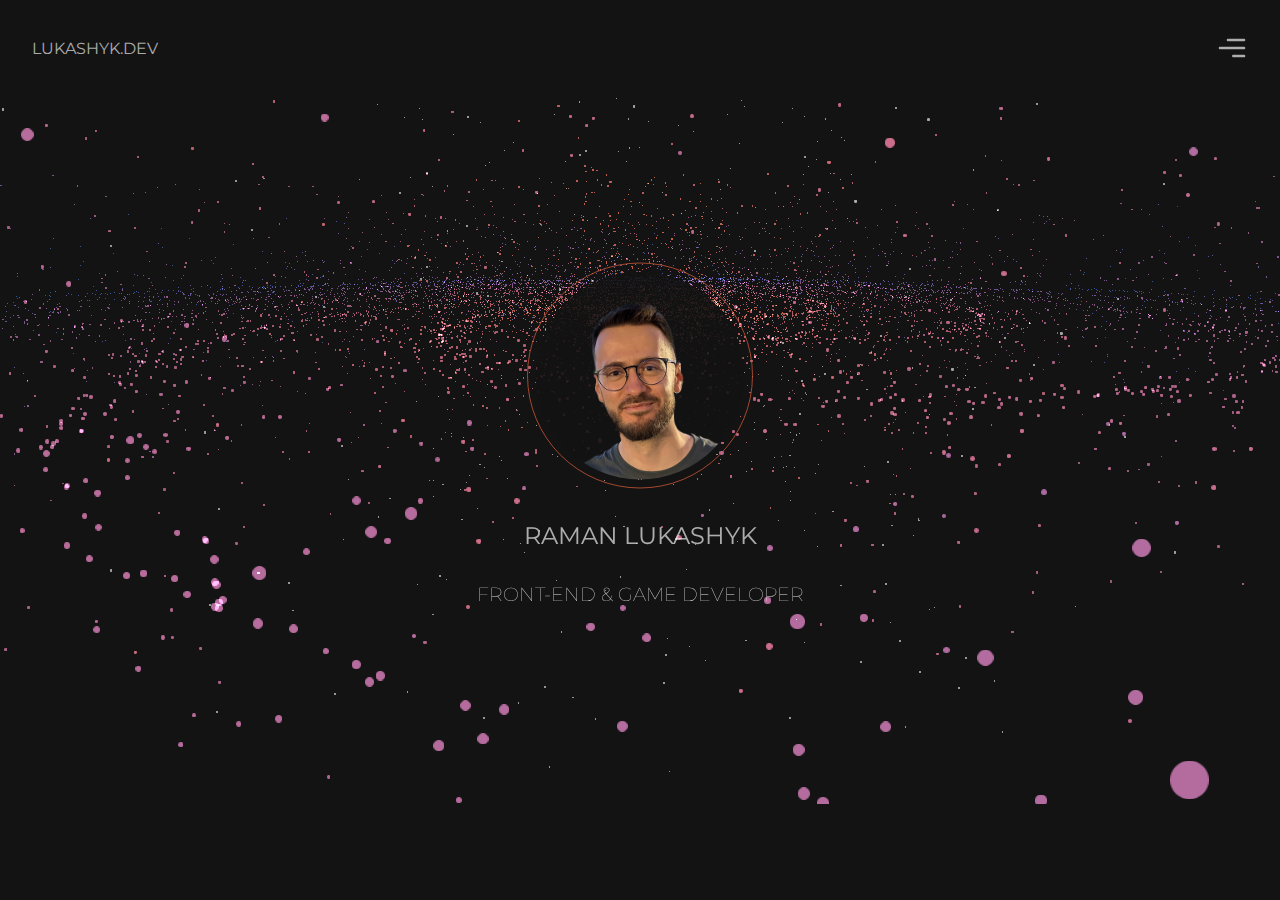
<file: index.html>
<!DOCTYPE html><html><head><meta charSet="utf-8"/><meta http-equiv="x-ua-compatible" content="ie=edge"/><meta name="viewport" content="width=device-width, initial-scale=1, shrink-to-fit=no"/><meta name="generator" content="Gatsby 5.13.3"/><meta content="Welcome to Raman Lukashyk developer page." data-gatsby-head="true"/><style data-href="/styles.e91309ea3699995d0f35.css" data-identity="gatsby-global-css">.contacts{left:0;position:absolute;text-align:center;top:50%;transform:translateY(-50%);width:100%}.contactItem a{color:inherit;margin-left:1rem;text-decoration:none}.contactItem a:hover{text-decoration:underline}.photo{border:1px solid rgba(224,96,59,.7);border-radius:50%;height:14rem;width:14rem}.image{background-image:url(/static/avatar-9d635f45855f21d5f9d7f3cdbab44fea.png);background-size:cover;border-radius:50%;height:calc(100% - 1rem);margin:.5rem;width:calc(100% - 1rem)}.presentation{text-align:center}.name{font-size:1.5rem;margin:2rem}.title{color:hsla(0,0%,94%,.9);font-size:1.2rem;font-weight:100;margin:2rem}.background{left:0;overflow:hidden;position:fixed;top:0;z-index:-1}.privacy{line-height:1.5rem;margin:0 auto;max-width:45rem;padding:6rem 2rem 1rem;text-align:justify}.privacy a{color:inherit}body,html{background-color:#131313;margin:0;padding:0}body{-webkit-font-smoothing:antialiased;-moz-osx-font-smoothing:grayscale;color:hsla(0,0%,94%,.7);font-family:Montserrat,sans-serif}.header{box-sizing:border-box;justify-content:space-between;padding:2rem;width:100%;z-index:2}.header,.navigation{align-items:center;background-color:#131313;display:flex;left:0;position:fixed;top:0}.navigation{flex-direction:column;font-size:1.5rem;height:100vh;justify-content:center;transform:translateX(100%);transition:transform .3s ease-in-out;width:100vw;will-change:transform;z-index:1}.navigation.visible{transform:translateX(0)}.menuButton{cursor:pointer;font-size:2rem}.menuButton:hover{color:hsla(0,0%,94%,.9)}.link{color:hsla(0,0%,94%,.7);cursor:pointer;text-decoration:none}.link:hover{color:hsla(0,0%,94%,.9)}.navigationLink{align-items:center;display:flex;justify-content:center;margin:1rem 0}.navigationLink:after,.navigationLink:before{background-color:hsla(0,0%,94%,.7);content:"";display:block;height:1px;margin:0 .5rem;opacity:0;transition:opacity .2s;width:1.5rem}.navigationLink:hover:after,.navigationLink:hover:before{opacity:1}.notFound{line-height:1.5rem;text-align:center}.home,.notFound{left:0;position:absolute;top:50%;transform:translateY(-50%);width:100%}.home{align-items:center;display:flex;flex-direction:column;justify-content:center}</style><link rel="preconnect" href="https://fonts.googleapis.com" crossorigin="true"/><link rel="preconnect" href="https://fonts.gstatic.com" crossorigin="true"/><link rel="stylesheet" href="https://fonts.googleapis.com/css2?family=Montserrat:wght@100;400&amp;display=swap"/><title data-gatsby-head="true">Raman Lukashyk developer page</title></head><body><div id="___gatsby"><div style="outline:none" tabindex="-1" id="gatsby-focus-wrapper"><header class="header"><a aria-current="page" class="link" href="/">LUKASHYK.DEV</a><svg xmlns="http://www.w3.org/2000/svg" width="1em" height="1em" viewBox="0 0 24 24" fill="none" class="menuButton"><path fill="currentColor" d="M22 18.005c0 .55-.446.995-.995.995h-8.01a.995.995 0 0 1 0-1.99h8.01c.55 0 .995.445.995.995ZM22 12c0 .55-.446.995-.995.995H2.995a.995.995 0 1 1 0-1.99h18.01c.55 0 .995.446.995.995ZM21.005 6.99a.995.995 0 0 0 0-1.99H8.995a.995.995 0 1 0 0 1.99h12.01Z"></path></svg></header><div class="navigation "><a aria-current="page" class="link navigationLink" href="/">HOME</a><a class="link navigationLink" href="/privacy-policy/">PRIVACY POLICY</a><a class="link navigationLink" href="/contacts/">CONTACTS</a></div><section class="home"><section class="photo"><div class="image"></div></section><section class="presentation"><p class="name">RAMAN LUKASHYK</p><p class="title">FRONT-END &amp; GAME DEVELOPER</p></section></section><canvas class="background"></canvas></div><div id="gatsby-announcer" style="position:absolute;top:0;width:1px;height:1px;padding:0;overflow:hidden;clip:rect(0, 0, 0, 0);white-space:nowrap;border:0" aria-live="assertive" aria-atomic="true"></div></div><script id="gatsby-script-loader">/*<![CDATA[*/window.pagePath="/";/*]]>*/</script><!-- slice-start id="_gatsby-scripts-1" -->
          <script
            id="gatsby-chunk-mapping"
          >
            window.___chunkMapping="{\"app\":[\"/app-fcd645d57ef4c5cee559.js\"],\"component---src-pages-404-index-tsx\":[\"/component---src-pages-404-index-tsx-6324df1353ef879394a9.js\"],\"component---src-pages-contacts-index-tsx\":[\"/component---src-pages-contacts-index-tsx-28cc14aa8bbf59ade310.js\"],\"component---src-pages-index-tsx\":[\"/component---src-pages-index-tsx-bbf7103e5787fe7bd20b.js\"],\"component---src-pages-privacy-policy-index-tsx\":[\"/component---src-pages-privacy-policy-index-tsx-7081bb58623ef6278ea0.js\"]}";
          </script>
        <script>window.___webpackCompilationHash="609f6ad82f848cd401e0";</script><script src="/webpack-runtime-03f22d0cfcae80ec517e.js" async></script><script src="/framework-ddf6c86caada5a7a1507.js" async></script><script src="/app-fcd645d57ef4c5cee559.js" async></script><!-- slice-end id="_gatsby-scripts-1" --></body></html>
</file>
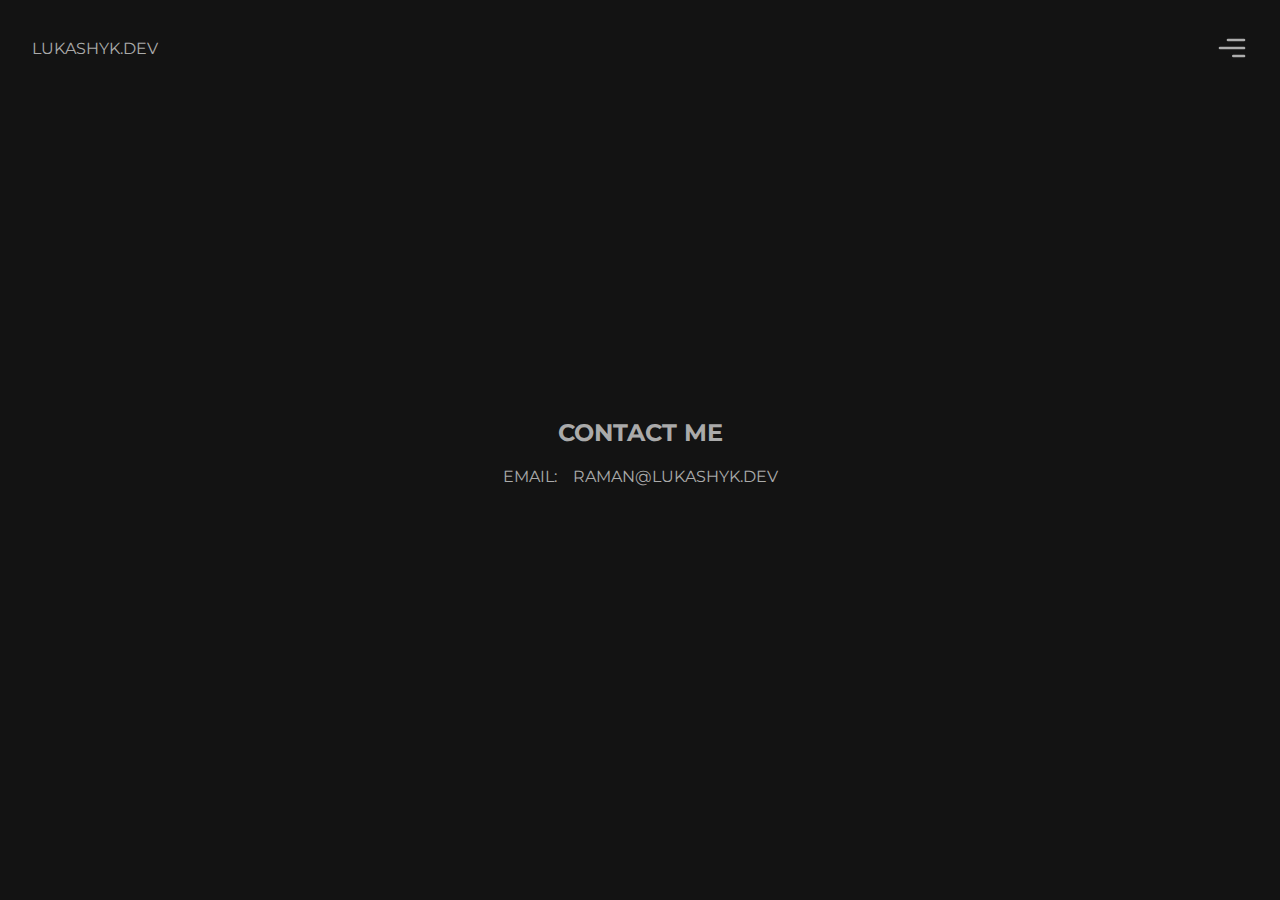
<file: contacts/index.html>
<!DOCTYPE html><html><head><meta charSet="utf-8"/><meta http-equiv="x-ua-compatible" content="ie=edge"/><meta name="viewport" content="width=device-width, initial-scale=1, shrink-to-fit=no"/><meta name="generator" content="Gatsby 5.13.3"/><meta content="This page informs visitors regarding Raman&#x27;s Lukashyk contact information." data-gatsby-head="true"/><style data-href="/styles.e91309ea3699995d0f35.css" data-identity="gatsby-global-css">.contacts{left:0;position:absolute;text-align:center;top:50%;transform:translateY(-50%);width:100%}.contactItem a{color:inherit;margin-left:1rem;text-decoration:none}.contactItem a:hover{text-decoration:underline}.photo{border:1px solid rgba(224,96,59,.7);border-radius:50%;height:14rem;width:14rem}.image{background-image:url(/static/avatar-9d635f45855f21d5f9d7f3cdbab44fea.png);background-size:cover;border-radius:50%;height:calc(100% - 1rem);margin:.5rem;width:calc(100% - 1rem)}.presentation{text-align:center}.name{font-size:1.5rem;margin:2rem}.title{color:hsla(0,0%,94%,.9);font-size:1.2rem;font-weight:100;margin:2rem}.background{left:0;overflow:hidden;position:fixed;top:0;z-index:-1}.privacy{line-height:1.5rem;margin:0 auto;max-width:45rem;padding:6rem 2rem 1rem;text-align:justify}.privacy a{color:inherit}body,html{background-color:#131313;margin:0;padding:0}body{-webkit-font-smoothing:antialiased;-moz-osx-font-smoothing:grayscale;color:hsla(0,0%,94%,.7);font-family:Montserrat,sans-serif}.header{box-sizing:border-box;justify-content:space-between;padding:2rem;width:100%;z-index:2}.header,.navigation{align-items:center;background-color:#131313;display:flex;left:0;position:fixed;top:0}.navigation{flex-direction:column;font-size:1.5rem;height:100vh;justify-content:center;transform:translateX(100%);transition:transform .3s ease-in-out;width:100vw;will-change:transform;z-index:1}.navigation.visible{transform:translateX(0)}.menuButton{cursor:pointer;font-size:2rem}.menuButton:hover{color:hsla(0,0%,94%,.9)}.link{color:hsla(0,0%,94%,.7);cursor:pointer;text-decoration:none}.link:hover{color:hsla(0,0%,94%,.9)}.navigationLink{align-items:center;display:flex;justify-content:center;margin:1rem 0}.navigationLink:after,.navigationLink:before{background-color:hsla(0,0%,94%,.7);content:"";display:block;height:1px;margin:0 .5rem;opacity:0;transition:opacity .2s;width:1.5rem}.navigationLink:hover:after,.navigationLink:hover:before{opacity:1}.notFound{line-height:1.5rem;text-align:center}.home,.notFound{left:0;position:absolute;top:50%;transform:translateY(-50%);width:100%}.home{align-items:center;display:flex;flex-direction:column;justify-content:center}</style><link rel="preconnect" href="https://fonts.googleapis.com" crossorigin="true"/><link rel="preconnect" href="https://fonts.gstatic.com" crossorigin="true"/><link rel="stylesheet" href="https://fonts.googleapis.com/css2?family=Montserrat:wght@100;400&amp;display=swap"/><title data-gatsby-head="true">Raman Lukashyk – Contacts</title></head><body><div id="___gatsby"><div style="outline:none" tabindex="-1" id="gatsby-focus-wrapper"><header class="header"><a class="link" href="/">LUKASHYK.DEV</a><svg xmlns="http://www.w3.org/2000/svg" width="1em" height="1em" viewBox="0 0 24 24" fill="none" class="menuButton"><path fill="currentColor" d="M22 18.005c0 .55-.446.995-.995.995h-8.01a.995.995 0 0 1 0-1.99h8.01c.55 0 .995.445.995.995ZM22 12c0 .55-.446.995-.995.995H2.995a.995.995 0 1 1 0-1.99h18.01c.55 0 .995.446.995.995ZM21.005 6.99a.995.995 0 0 0 0-1.99H8.995a.995.995 0 1 0 0 1.99h12.01Z"></path></svg></header><div class="navigation "><a class="link navigationLink" href="/">HOME</a><a class="link navigationLink" href="/privacy-policy/">PRIVACY POLICY</a><a aria-current="page" class="link navigationLink" href="/contacts/">CONTACTS</a></div><section class="contacts"><h2>CONTACT ME</h2><p class="contactItem">EMAIL:<a href="mailto:raman@lukashyk.dev">RAMAN@LUKASHYK.DEV</a></p></section></div><div id="gatsby-announcer" style="position:absolute;top:0;width:1px;height:1px;padding:0;overflow:hidden;clip:rect(0, 0, 0, 0);white-space:nowrap;border:0" aria-live="assertive" aria-atomic="true"></div></div><script id="gatsby-script-loader">/*<![CDATA[*/window.pagePath="/contacts/";/*]]>*/</script><!-- slice-start id="_gatsby-scripts-1" -->
          <script
            id="gatsby-chunk-mapping"
          >
            window.___chunkMapping="{\"app\":[\"/app-fcd645d57ef4c5cee559.js\"],\"component---src-pages-404-index-tsx\":[\"/component---src-pages-404-index-tsx-6324df1353ef879394a9.js\"],\"component---src-pages-contacts-index-tsx\":[\"/component---src-pages-contacts-index-tsx-28cc14aa8bbf59ade310.js\"],\"component---src-pages-index-tsx\":[\"/component---src-pages-index-tsx-bbf7103e5787fe7bd20b.js\"],\"component---src-pages-privacy-policy-index-tsx\":[\"/component---src-pages-privacy-policy-index-tsx-7081bb58623ef6278ea0.js\"]}";
          </script>
        <script>window.___webpackCompilationHash="609f6ad82f848cd401e0";</script><script src="/webpack-runtime-03f22d0cfcae80ec517e.js" async></script><script src="/framework-ddf6c86caada5a7a1507.js" async></script><script src="/app-fcd645d57ef4c5cee559.js" async></script><!-- slice-end id="_gatsby-scripts-1" --></body></html>
</file>
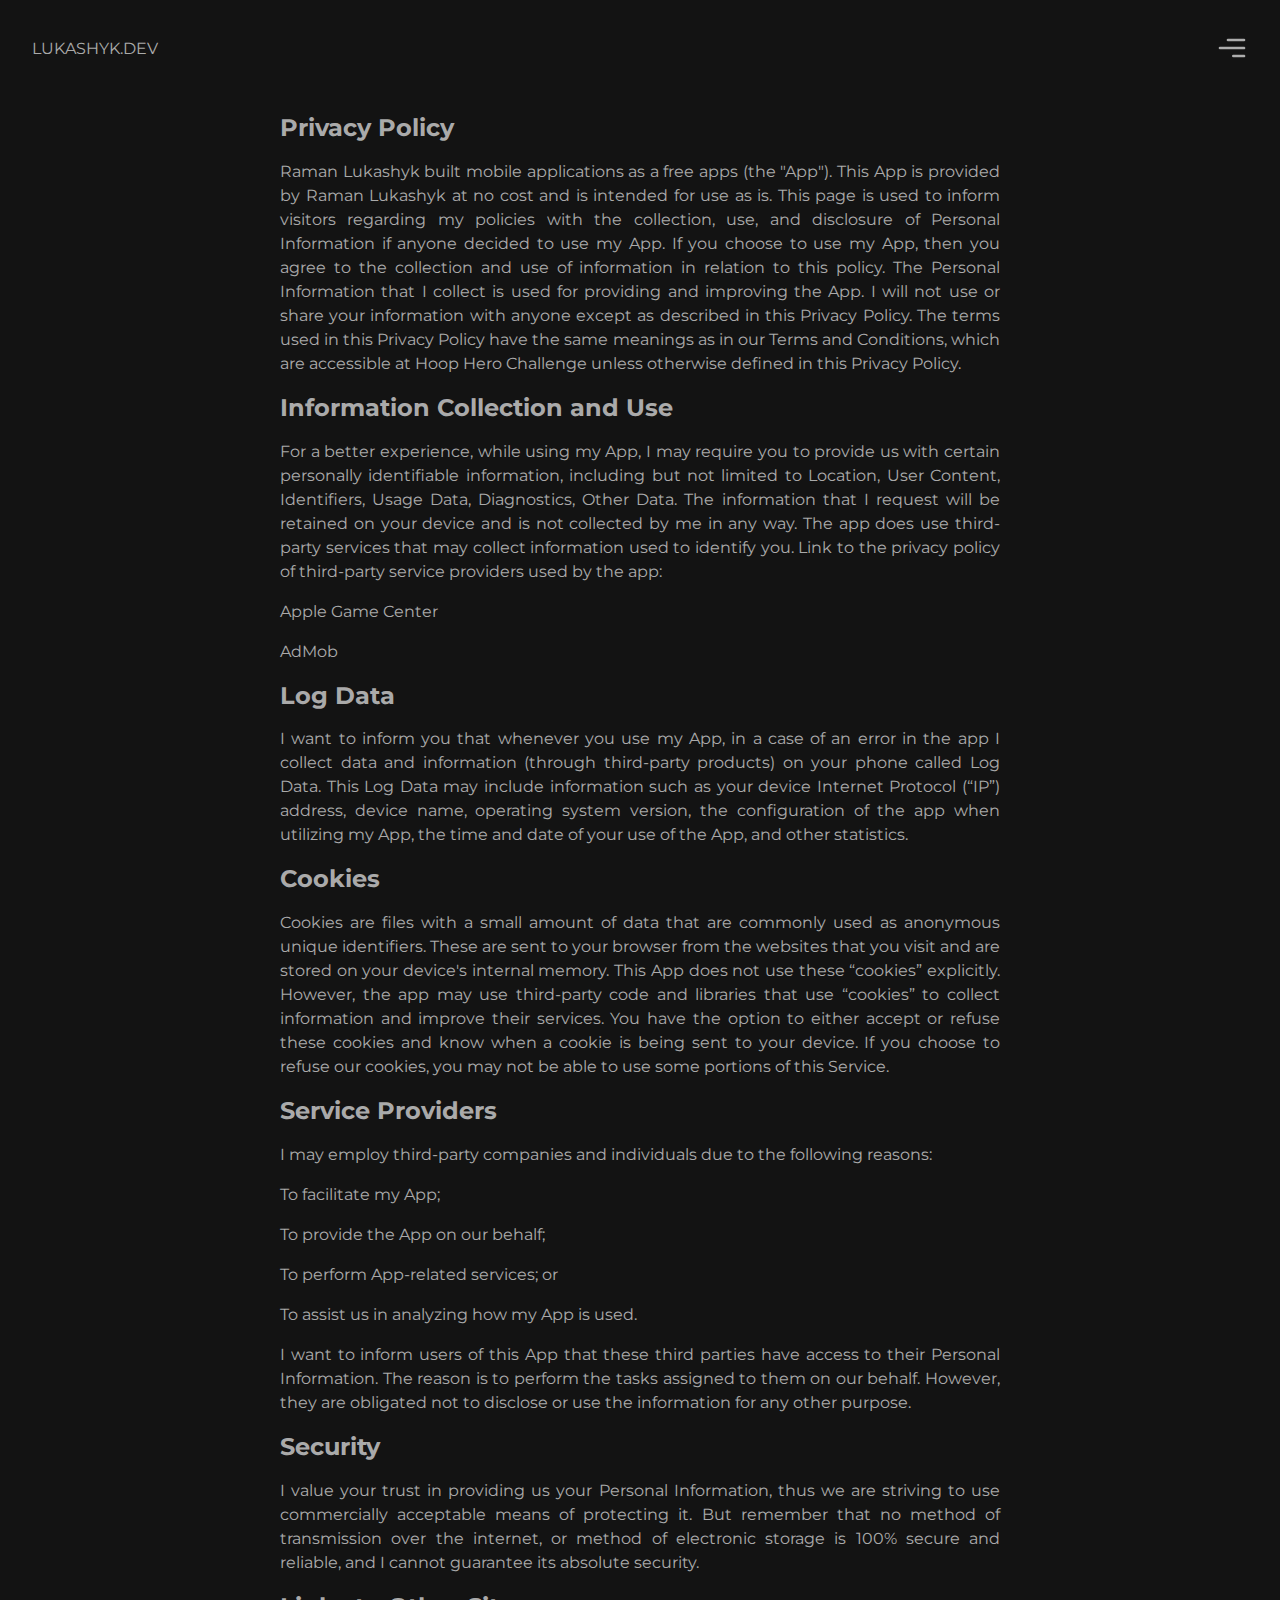
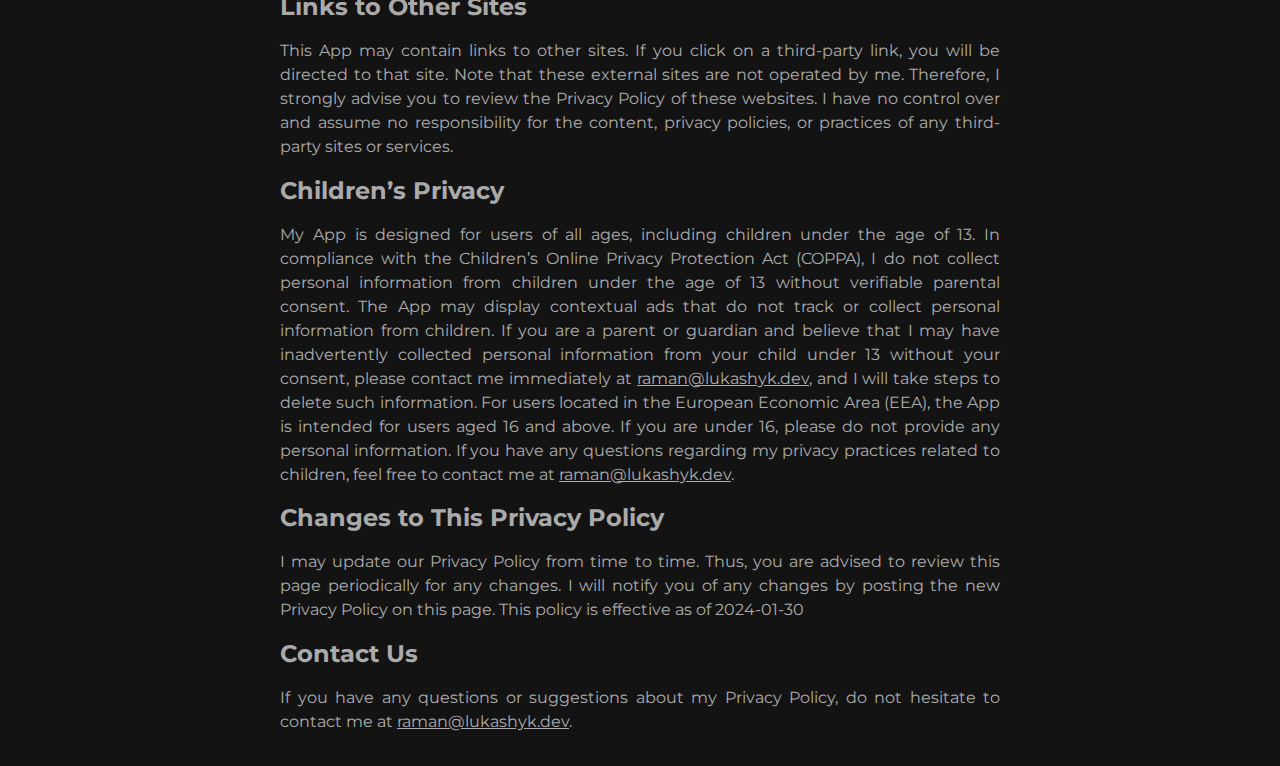
<file: privacy-policy/index.html>
<!DOCTYPE html><html><head><meta charSet="utf-8"/><meta http-equiv="x-ua-compatible" content="ie=edge"/><meta name="viewport" content="width=device-width, initial-scale=1, shrink-to-fit=no"/><meta name="generator" content="Gatsby 5.13.3"/><meta content="This page informs visitors regarding Raman&#x27;s Lukashyk policies with the collection, use, and disclosure of Personal Information if anyone decided to use Raman&#x27;s Lukashyk App." data-gatsby-head="true"/><style data-href="/styles.e91309ea3699995d0f35.css" data-identity="gatsby-global-css">.contacts{left:0;position:absolute;text-align:center;top:50%;transform:translateY(-50%);width:100%}.contactItem a{color:inherit;margin-left:1rem;text-decoration:none}.contactItem a:hover{text-decoration:underline}.photo{border:1px solid rgba(224,96,59,.7);border-radius:50%;height:14rem;width:14rem}.image{background-image:url(/static/avatar-9d635f45855f21d5f9d7f3cdbab44fea.png);background-size:cover;border-radius:50%;height:calc(100% - 1rem);margin:.5rem;width:calc(100% - 1rem)}.presentation{text-align:center}.name{font-size:1.5rem;margin:2rem}.title{color:hsla(0,0%,94%,.9);font-size:1.2rem;font-weight:100;margin:2rem}.background{left:0;overflow:hidden;position:fixed;top:0;z-index:-1}.privacy{line-height:1.5rem;margin:0 auto;max-width:45rem;padding:6rem 2rem 1rem;text-align:justify}.privacy a{color:inherit}body,html{background-color:#131313;margin:0;padding:0}body{-webkit-font-smoothing:antialiased;-moz-osx-font-smoothing:grayscale;color:hsla(0,0%,94%,.7);font-family:Montserrat,sans-serif}.header{box-sizing:border-box;justify-content:space-between;padding:2rem;width:100%;z-index:2}.header,.navigation{align-items:center;background-color:#131313;display:flex;left:0;position:fixed;top:0}.navigation{flex-direction:column;font-size:1.5rem;height:100vh;justify-content:center;transform:translateX(100%);transition:transform .3s ease-in-out;width:100vw;will-change:transform;z-index:1}.navigation.visible{transform:translateX(0)}.menuButton{cursor:pointer;font-size:2rem}.menuButton:hover{color:hsla(0,0%,94%,.9)}.link{color:hsla(0,0%,94%,.7);cursor:pointer;text-decoration:none}.link:hover{color:hsla(0,0%,94%,.9)}.navigationLink{align-items:center;display:flex;justify-content:center;margin:1rem 0}.navigationLink:after,.navigationLink:before{background-color:hsla(0,0%,94%,.7);content:"";display:block;height:1px;margin:0 .5rem;opacity:0;transition:opacity .2s;width:1.5rem}.navigationLink:hover:after,.navigationLink:hover:before{opacity:1}.notFound{line-height:1.5rem;text-align:center}.home,.notFound{left:0;position:absolute;top:50%;transform:translateY(-50%);width:100%}.home{align-items:center;display:flex;flex-direction:column;justify-content:center}</style><link rel="preconnect" href="https://fonts.googleapis.com" crossorigin="true"/><link rel="preconnect" href="https://fonts.gstatic.com" crossorigin="true"/><link rel="stylesheet" href="https://fonts.googleapis.com/css2?family=Montserrat:wght@100;400&amp;display=swap"/><title data-gatsby-head="true">Raman Lukashyk – Privacy Policy</title></head><body><div id="___gatsby"><div style="outline:none" tabindex="-1" id="gatsby-focus-wrapper"><header class="header"><a class="link" href="/">LUKASHYK.DEV</a><svg xmlns="http://www.w3.org/2000/svg" width="1em" height="1em" viewBox="0 0 24 24" fill="none" class="menuButton"><path fill="currentColor" d="M22 18.005c0 .55-.446.995-.995.995h-8.01a.995.995 0 0 1 0-1.99h8.01c.55 0 .995.445.995.995ZM22 12c0 .55-.446.995-.995.995H2.995a.995.995 0 1 1 0-1.99h18.01c.55 0 .995.446.995.995ZM21.005 6.99a.995.995 0 0 0 0-1.99H8.995a.995.995 0 1 0 0 1.99h12.01Z"></path></svg></header><div class="navigation "><a class="link navigationLink" href="/">HOME</a><a aria-current="page" class="link navigationLink" href="/privacy-policy/">PRIVACY POLICY</a><a class="link navigationLink" href="/contacts/">CONTACTS</a></div><article class="privacy"><h2>Privacy Policy</h2><p>Raman Lukashyk built mobile applications as a free apps (the &quot;App&quot;). This App is provided by Raman Lukashyk at no cost and is intended for use as is. This page is used to inform visitors regarding my policies with the collection, use, and disclosure of Personal Information if anyone decided to use my App. If you choose to use my App, then you agree to the collection and use of information in relation to this policy. The Personal Information that I collect is used for providing and improving the App. I will not use or share your information with anyone except as described in this Privacy Policy. The terms used in this Privacy Policy have the same meanings as in our Terms and Conditions, which are accessible at Hoop Hero Challenge unless otherwise defined in this Privacy Policy.</p><h2>Information Collection and Use</h2><p>For a better experience, while using my App, I may require you to provide us with certain personally identifiable information, including but not limited to Location, User Content, Identifiers, Usage Data, Diagnostics, Other Data. The information that I request will be retained on your device and is not collected by me in any way. The app does use third-party services that may collect information used to identify you. Link to the privacy policy of third-party service providers used by the app:</p><p>Apple Game Center</p><p>AdMob</p><h2>Log Data</h2><p>I want to inform you that whenever you use my App, in a case of an error in the app I collect data and information (through third-party products) on your phone called Log Data. This Log Data may include information such as your device Internet Protocol (“IP”) address, device name, operating system version, the configuration of the app when utilizing my App, the time and date of your use of the App, and other statistics.</p><h2>Cookies</h2><p>Cookies are files with a small amount of data that are commonly used as anonymous unique identifiers. These are sent to your browser from the websites that you visit and are stored on your device&#x27;s internal memory. This App does not use these “cookies” explicitly. However, the app may use third-party code and libraries that use “cookies” to collect information and improve their services. You have the option to either accept or refuse these cookies and know when a cookie is being sent to your device. If you choose to refuse our cookies, you may not be able to use some portions of this Service.</p><h2>Service Providers</h2><p>I may employ third-party companies and individuals due to the following reasons:</p><p>To facilitate my App;</p><p>To provide the App on our behalf;</p><p>To perform App-related services; or</p><p>To assist us in analyzing how my App is used.</p><p>I want to inform users of this App that these third parties have access to their Personal Information. The reason is to perform the tasks assigned to them on our behalf. However, they are obligated not to disclose or use the information for any other purpose.</p><h2>Security</h2><p>I value your trust in providing us your Personal Information, thus we are striving to use commercially acceptable means of protecting it. But remember that no method of transmission over the internet, or method of electronic storage is 100% secure and reliable, and I cannot guarantee its absolute security.</p><h2>Links to Other Sites</h2><p>This App may contain links to other sites. If you click on a third-party link, you will be directed to that site. Note that these external sites are not operated by me. Therefore, I strongly advise you to review the Privacy Policy of these websites. I have no control over and assume no responsibility for the content, privacy policies, or practices of any third-party sites or services.</p><h2>Children’s Privacy</h2><p>My App is designed for users of all ages, including children under the age of 13. In compliance with the Children’s Online Privacy Protection Act (COPPA), I do not collect personal information from children under the age of 13 without verifiable parental consent. The App may display contextual ads that do not track or collect personal information from children. If you are a parent or guardian and believe that I may have inadvertently collected personal information from your child under 13 without your consent, please contact me immediately at <a href="mailto:raman@lukashyk.dev">raman@lukashyk.dev</a>, and I will take steps to delete such information. For users located in the European Economic Area (EEA), the App is intended for users aged 16 and above. If you are under 16, please do not provide any personal information. If you have any questions regarding my privacy practices related to children, feel free to contact me at <a href="mailto:raman@lukashyk.dev">raman@lukashyk.dev</a>.</p><h2>Changes to This Privacy Policy</h2><p>I may update our Privacy Policy from time to time. Thus, you are advised to review this page periodically for any changes. I will notify you of any changes by posting the new Privacy Policy on this page. This policy is effective as of 2024-01-30</p><h2>Contact Us</h2><p>If you have any questions or suggestions about my Privacy Policy, do not hesitate to contact me at <a href="mailto:raman@lukashyk.dev">raman@lukashyk.dev</a>.</p></article></div><div id="gatsby-announcer" style="position:absolute;top:0;width:1px;height:1px;padding:0;overflow:hidden;clip:rect(0, 0, 0, 0);white-space:nowrap;border:0" aria-live="assertive" aria-atomic="true"></div></div><script id="gatsby-script-loader">/*<![CDATA[*/window.pagePath="/privacy-policy/";/*]]>*/</script><!-- slice-start id="_gatsby-scripts-1" -->
          <script
            id="gatsby-chunk-mapping"
          >
            window.___chunkMapping="{\"app\":[\"/app-fcd645d57ef4c5cee559.js\"],\"component---src-pages-404-index-tsx\":[\"/component---src-pages-404-index-tsx-6324df1353ef879394a9.js\"],\"component---src-pages-contacts-index-tsx\":[\"/component---src-pages-contacts-index-tsx-28cc14aa8bbf59ade310.js\"],\"component---src-pages-index-tsx\":[\"/component---src-pages-index-tsx-bbf7103e5787fe7bd20b.js\"],\"component---src-pages-privacy-policy-index-tsx\":[\"/component---src-pages-privacy-policy-index-tsx-7081bb58623ef6278ea0.js\"]}";
          </script>
        <script>window.___webpackCompilationHash="609f6ad82f848cd401e0";</script><script src="/webpack-runtime-03f22d0cfcae80ec517e.js" async></script><script src="/framework-ddf6c86caada5a7a1507.js" async></script><script src="/app-fcd645d57ef4c5cee559.js" async></script><!-- slice-end id="_gatsby-scripts-1" --></body></html>
</file>
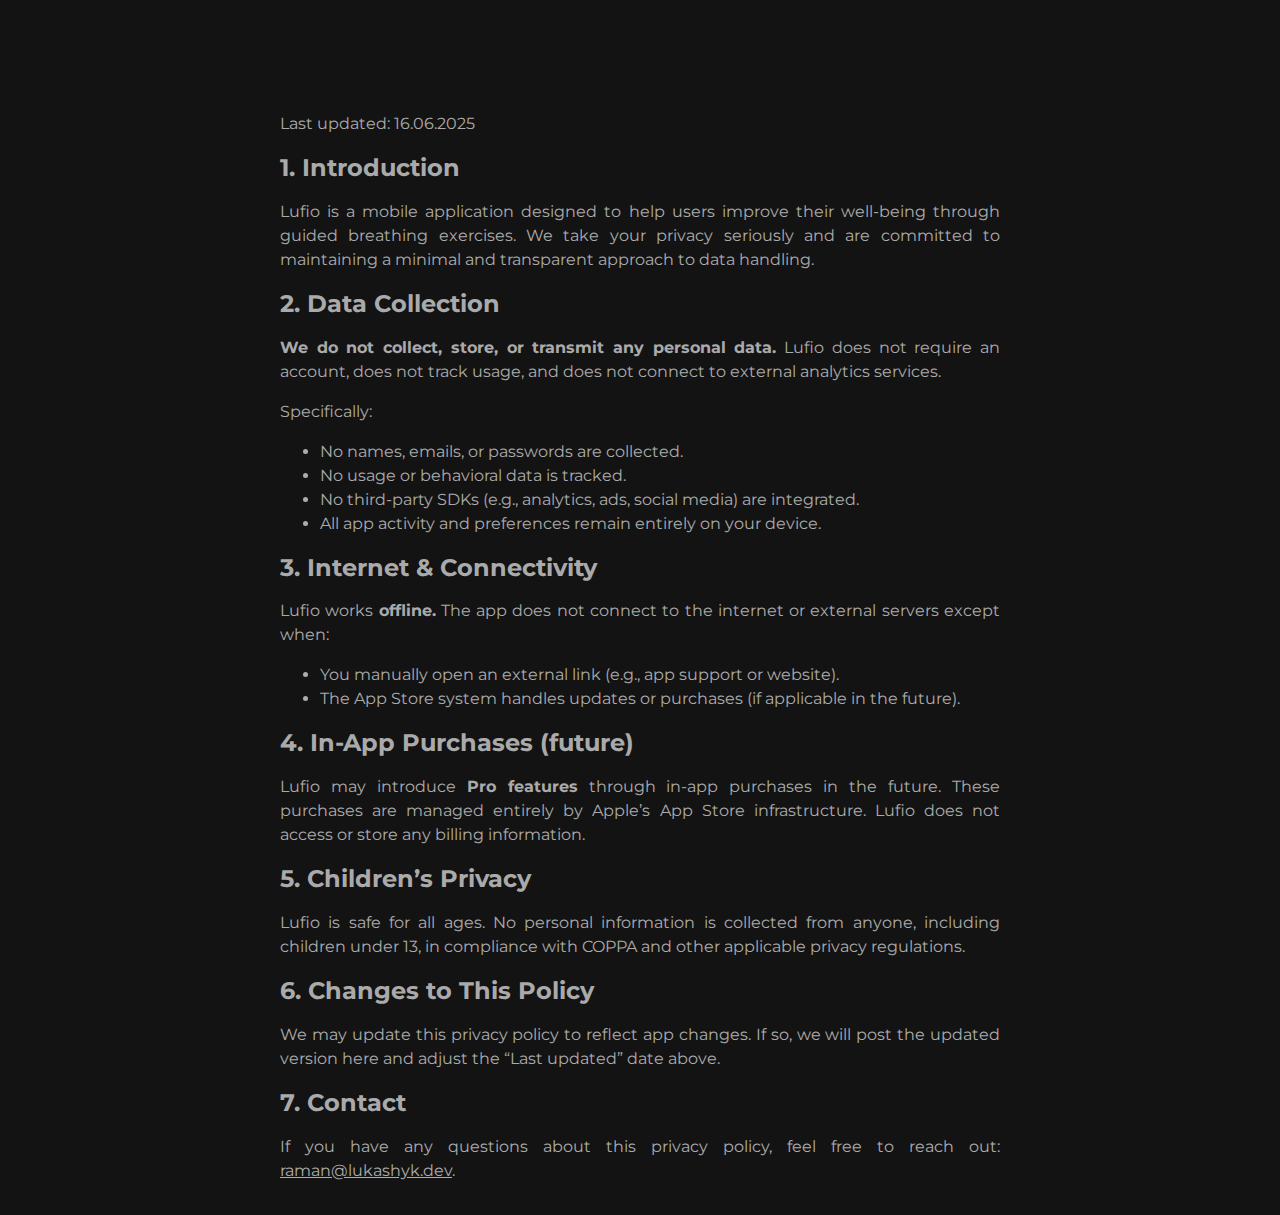
<file: lufio/privacy/index.html>
<!DOCTYPE html><html><head><meta charSet="utf-8"/><meta http-equiv="x-ua-compatible" content="ie=edge"/><meta name="viewport" content="width=device-width, initial-scale=1, shrink-to-fit=no"/><meta name="generator" content="Gatsby 5.14.4"/><meta content="This page informs visitors regarding Raman&#x27;s Lukashyk policies with the collection, use, and disclosure of Personal Information if anyone decided to use Lufio." data-gatsby-head="true"/><style data-href="/styles.26d6b2360c9484a25735.css" data-identity="gatsby-global-css">:root{--pointer-x:50%;--pointer-y:50%;--pointer-from-center:0;--pointer-from-top:0.5;--pointer-from-left:0.5;--card-opacity:0;--rotate-x:0deg;--rotate-y:0deg;--background-x:50%;--background-y:50%;--grain:none;--icon:none;--behind-gradient:none;--behind-glow-color:rgba(125,190,255,.67);--behind-glow-size:25%;--inner-gradient:none;--sunpillar-1:#ff7a75;--sunpillar-2:#ffed61;--sunpillar-3:#a8ff61;--sunpillar-4:#85fff7;--sunpillar-5:#7a95ff;--sunpillar-6:#d875ff;--sunpillar-clr-1:var(--sunpillar-1);--sunpillar-clr-2:var(--sunpillar-2);--sunpillar-clr-3:var(--sunpillar-3);--sunpillar-clr-4:var(--sunpillar-4);--sunpillar-clr-5:var(--sunpillar-5);--sunpillar-clr-6:var(--sunpillar-6);--card-radius:30px}.pc-card-wrapper{align-items:center;display:flex;justify-content:center;perspective:500px;position:relative;touch-action:none;transform:translateZ(.1px)}.pc-behind{background:radial-gradient(circle at var(--pointer-x) var(--pointer-y),var(--behind-glow-color) 0,transparent var(--behind-glow-size));filter:blur(50px) saturate(1.1);inset:0;opacity:calc(var(--card-opacity)*.8);pointer-events:none;position:absolute;transition:opacity .2s ease;z-index:0}.pc-card-wrapper.active,.pc-card-wrapper:hover{--card-opacity:1}.pc-card{animation:glow-bg 12s linear infinite;aspect-ratio:.718;backface-visibility:hidden;background:rgba(0,0,0,.9);background-blend-mode:color-dodge,normal,normal,normal;border-radius:var(--card-radius);box-shadow:rgba(0,0,0,.8) calc(var(--pointer-from-left)*10px - 3px) calc(var(--pointer-from-top)*20px - 6px) 20px -5px;display:grid;height:80svh;max-height:540px;overflow:hidden;position:relative;transform:translateZ(0) rotateX(0deg) rotateY(0deg);transition:transform 1s ease}.pc-card.active,.pc-card:hover{transform:translateZ(0) rotateX(var(--rotate-y)) rotateY(var(--rotate-x));transition:none}.pc-card-shell.entering .pc-card{transition:transform .18s ease-out}.pc-card-shell{position:relative;z-index:1}.pc-card *{border-radius:var(--card-radius);display:grid;grid-area:1/-1;pointer-events:none}.pc-inside{background-color:rgba(0,0,0,.9);background-image:var(--inner-gradient);inset:0;position:absolute;transform:none}.pc-shine{animation:holo-bg 18s linear infinite;animation-play-state:running;filter:brightness(.56) contrast(1.14) saturate(.24) opacity(.24);-webkit-mask-image:var(--icon);mask-image:var(--icon);mask-mode:luminance;-webkit-mask-position:top calc(200% - var(--background-y)*5) left calc(100% - var(--background-x));mask-position:top calc(200% - var(--background-y)*5) left calc(100% - var(--background-x));-webkit-mask-repeat:repeat;mask-repeat:repeat;-webkit-mask-size:150%;mask-size:150%;mix-blend-mode:color-dodge;opacity:.34;transition:filter .8s ease}.pc-shine,.pc-shine:after{--space:5%;--angle:-45deg;background:transparent;background-blend-mode:color,hard-light;background-image:repeating-linear-gradient(0deg,var(--sunpillar-clr-1) calc(var(--space)*1),var(--sunpillar-clr-2) calc(var(--space)*2),var(--sunpillar-clr-3) calc(var(--space)*3),var(--sunpillar-clr-4) calc(var(--space)*4),var(--sunpillar-clr-5) calc(var(--space)*5),var(--sunpillar-clr-6) calc(var(--space)*6),var(--sunpillar-clr-1) calc(var(--space)*7)),repeating-linear-gradient(var(--angle),#0e152e 0,#8fa3a3 3.8%,#8fc1c1 4.5%,#8fa3a3 5.2%,#0e152e 10%,#0e152e 12%),radial-gradient(farthest-corner circle at var(--pointer-x) var(--pointer-y),rgba(0,0,0,.1) 12%,rgba(0,0,0,.15) 20%,rgba(0,0,0,.25) 120%);background-position:50%;background-position:0 var(--background-y),var(--background-x) var(--background-y),50%;background-repeat:repeat;background-size:cover;background-size:500% 500%,300% 300%,200% 200%;overflow:hidden;transform:translateZ(1px);z-index:3}.pc-shine:after,.pc-shine:before{background-position:50%;background-size:cover;content:"";grid-area:1/1;opacity:0;transition:opacity .8s ease}.pc-card.active .pc-shine,.pc-card:hover .pc-shine{animation-play-state:paused;filter:brightness(.8) contrast(1.26) saturate(.42) opacity(.55);opacity:.7}.pc-card.active .pc-shine:after,.pc-card.active .pc-shine:before,.pc-card:hover .pc-shine:after,.pc-card:hover .pc-shine:before{opacity:.38}.pc-shine:before{background-blend-mode:color-dodge;background-image:linear-gradient(45deg,var(--sunpillar-4),var(--sunpillar-5),var(--sunpillar-6),var(--sunpillar-1),var(--sunpillar-2),var(--sunpillar-3)),radial-gradient(circle at var(--pointer-x) var(--pointer-y),#b3b3b3 0,rgba(77,77,77,.2) 90%),var(--grain);background-position:var(--pointer-x) var(--pointer-y),50%,calc(var(--pointer-x)*.01) calc(var(--pointer-y)*.01);background-size:250% 250%,100% 100%,220px 220px;filter:brightness(calc(1.2 - var(--pointer-from-center)*.18)) contrast(calc(1.08 + var(--pointer-from-center)*.4)) saturate(calc(.26 + var(--pointer-from-center)*.24));mix-blend-mode:luminosity}.pc-shine:after{background-position:0 var(--background-y),calc(var(--background-x)*.4) calc(var(--background-y)*.5),50%;background-size:200% 300%,700% 700%,100% 100%;filter:brightness(.6) contrast(1.16);mix-blend-mode:difference}.pc-glare{background-image:radial-gradient(farthest-corner circle at var(--pointer-x) var(--pointer-y),#c3bfd9 12%,rgba(46,80,107,.8) 90%);filter:brightness(.74) contrast(1.12);mix-blend-mode:overlay;opacity:.52;overflow:hidden;transform:translateZ(1.1px);z-index:4}.pc-avatar-content{backface-visibility:hidden;mix-blend-mode:luminosity;overflow:visible;transform:translateZ(2)}.pc-avatar-content .avatar{backface-visibility:hidden;bottom:-1px;left:50%;position:absolute;transform:translateX(calc(-50% + (var(--pointer-from-left) - .5)*6px)) translateZ(0) scaleY(calc(1 + (var(--pointer-from-top) - .5)*.02)) scaleX(calc(1 + (var(--pointer-from-left) - .5)*.01));transform-origin:50% 100%;transition:transform .12s ease-out;width:100%;will-change:transform}.pc-avatar-content:before{-webkit-backdrop-filter:none;backdrop-filter:none;content:"";inset:0;pointer-events:none;position:absolute;z-index:1}.pc-user-info{--ui-inset:20px;--ui-radius-bias:6px;-webkit-backdrop-filter:blur(24px);backdrop-filter:blur(24px);background:rgba(12,18,34,.72);border:1px solid hsla(0,0%,100%,.16);border-radius:calc(max(0px, var(--card-radius) - var(--ui-inset) + var(--ui-radius-bias)));bottom:var(--ui-inset);box-shadow:0 14px 28px rgba(0,0,0,.26);justify-content:space-between;left:var(--ui-inset);padding:12px 14px;pointer-events:auto;position:absolute;right:var(--ui-inset);z-index:2}.pc-user-details,.pc-user-info{align-items:center;display:flex}.pc-user-text{align-items:flex-start;display:flex}.pc-handle{color:hsla(0,0%,100%,.9);font-size:14px;font-weight:500;line-height:1}.pc-contact-btn{-webkit-backdrop-filter:blur(10px);backdrop-filter:blur(10px);background:hsla(0,0%,100%,.12);border:1px solid hsla(0,0%,100%,.1);border-radius:8px;color:hsla(0,0%,100%,.9);cursor:pointer;font-size:12px;font-weight:600;padding:12px 16px;transition:all .2s ease}.pc-contact-btn:hover{background:hsla(0,0%,100%,.18);border-color:hsla(0,0%,100%,.4);transform:translateY(-1px);transition:all .2s ease}.pc-content:not(.pc-avatar-content){max-height:100%;mix-blend-mode:luminosity;overflow:hidden;position:relative;text-align:center;transform:translate3d(calc(var(--pointer-from-left)*-6px + 3px),calc(var(--pointer-from-top)*-6px + 3px),.1px);z-index:5}.pc-details{align-items:center;box-sizing:border-box;display:flex;flex-direction:column;gap:6px;padding:0 20px;position:absolute;top:2.5em;width:100%}.pc-details h3{background-image:linear-gradient(180deg,#fff,#6f6fbe);font-size:min(4svh,2em);margin:0;max-width:100%}.pc-details h3,.pc-details p{-webkit-text-fill-color:transparent;background-clip:text;-webkit-background-clip:text;background-size:1em 1.5em;font-weight:600;white-space:nowrap}.pc-details p{background-image:linear-gradient(180deg,#fff,#4a4ac0);font-size:16px;line-height:1.1;margin:0 auto;width:min-content}@keyframes glow-bg{0%{--bgrotate:0deg}to{--bgrotate:360deg}}@keyframes holo-bg{0%{background-position:0 var(--background-y),0 0,50%}to{background-position:0 var(--background-y),90% 90%,50%}}@media (max-width:768px){.pc-card{height:70svh;max-height:450px}.pc-details{gap:4px;top:2em}.pc-details h3{font-size:min(3.4svh,2em)}.pc-details p{font-size:14px}.pc-user-info{--ui-inset:15px;padding:10px 12px}.pc-handle{font-size:13px}.pc-contact-btn{font-size:11px;padding:6px 12px}}@media (max-width:480px){.pc-card{height:60svh;max-height:380px}.pc-details{gap:3px;top:1.5em}.pc-details h3{font-size:min(3svh,1.75em)}.pc-details p{font-size:12px}.pc-user-info{--ui-inset:12px;padding:8px 10px}.pc-handle{font-size:12px}.pc-contact-btn{border-radius:50px;font-size:10px;padding:5px 10px}}@media (max-width:320px){.pc-card{height:55svh;max-height:320px}.pc-details h3{font-size:min(3svh,1.5em)}.pc-details p{font-size:11px}.pc-user-info{padding:6px 8px}.pc-handle{font-size:11px}.pc-contact-btn{border-radius:50px;font-size:9px;padding:4px 8px}}.app{flex-direction:column;min-height:calc(var(--vh, 1vh)*100)}.app,.home{align-items:center;display:flex;justify-content:center}.home{flex:1 1;flex-direction:column}.privacy{line-height:1.5rem;margin:0 auto;max-width:45rem;padding:6rem 2rem 1rem;text-align:justify}.privacy a{color:inherit}body,html{background-color:#131313;margin:0;padding:0}body{-webkit-font-smoothing:antialiased;-moz-osx-font-smoothing:grayscale;color:hsla(0,0%,94%,.7);font-family:Montserrat,sans-serif}.header{padding:15px 30px}.link{color:#f0f0f0;cursor:pointer;opacity:.7;text-decoration:none}.link:hover{opacity:.9}.notFound{left:0;line-height:1.5rem;position:absolute;text-align:center;top:50%;transform:translateY(-50%);width:100%}</style><link rel="preconnect" href="https://fonts.googleapis.com" crossorigin="true"/><link rel="preconnect" href="https://fonts.gstatic.com" crossorigin="true"/><link rel="stylesheet" href="https://fonts.googleapis.com/css2?family=Montserrat:wght@100;400&amp;display=swap"/><title data-gatsby-head="true">Lufio – Privacy Policy</title></head><body><div id="___gatsby"><div style="outline:none" tabindex="-1" id="gatsby-focus-wrapper"><article class="privacy"><p>Last updated: 16.06.2025</p><h2>1. Introduction</h2><p>Lufio is a mobile application designed to help users improve their well-being through guided breathing exercises. We take your privacy seriously and are committed to maintaining a minimal and transparent approach to data handling.</p><h2>2. Data Collection</h2><p><b>We do not collect, store, or transmit any personal data.</b> <!-- -->Lufio does not require an account, does not track usage, and does not connect to external analytics services.</p><p>Specifically:</p><ul><li>No names, emails, or passwords are collected.</li><li>No usage or behavioral data is tracked.</li><li>No third-party SDKs (e.g., analytics, ads, social media) are integrated.</li><li>All app activity and preferences remain entirely on your device.</li></ul><h2>3. Internet &amp; Connectivity</h2><p>Lufio works <b>offline.</b> The app does not connect to the internet or external servers except when:</p><ul><li>You manually open an external link (e.g., app support or website).</li><li>The App Store system handles updates or purchases (if applicable in the future).</li></ul><h2>4. In-App Purchases (future)</h2><p>Lufio may introduce <b>Pro features</b> through in-app purchases in the future. These purchases are managed entirely by Apple’s App Store infrastructure. Lufio does not access or store any billing information.</p><h2>5. Children’s Privacy</h2><p>Lufio is safe for all ages. No personal information is collected from anyone, including children under 13, in compliance with COPPA and other applicable privacy regulations.</p><h2>6. Changes to This Policy</h2><p>We may update this privacy policy to reflect app changes. If so, we will post the updated version here and adjust the “Last updated” date above.</p><h2>7. Contact</h2><p>If you have any questions about this privacy policy, feel free to reach out: <a href="mailto:raman@lukashyk.dev">raman@lukashyk.dev</a>.</p></article></div><div id="gatsby-announcer" style="position:absolute;top:0;width:1px;height:1px;padding:0;overflow:hidden;clip:rect(0, 0, 0, 0);white-space:nowrap;border:0" aria-live="assertive" aria-atomic="true"></div></div><script id="gatsby-script-loader">/*<![CDATA[*/window.pagePath="/lufio/privacy/";/*]]>*/</script><!-- slice-start id="_gatsby-scripts-1" -->
          <script
            id="gatsby-chunk-mapping"
          >
            window.___chunkMapping="{\"app\":[\"/app-f91835fcd8a39b4efdf4.js\"],\"component---src-pages-404-index-tsx\":[\"/component---src-pages-404-index-tsx-a2ab10b99d5bcba48e89.js\"],\"component---src-pages-index-tsx\":[\"/component---src-pages-index-tsx-5e60440c95465dce6caf.js\"],\"component---src-pages-lufio-privacy-index-tsx\":[\"/component---src-pages-lufio-privacy-index-tsx-9a46d1642eeeff374915.js\"],\"component---src-pages-privacy-policy-index-tsx\":[\"/component---src-pages-privacy-policy-index-tsx-45f9772d3bb918a17096.js\"]}";
          </script>
        <script>window.___webpackCompilationHash="5df5bbe5a93f2634eb80";</script><script src="/webpack-runtime-d016f23386d4523eea41.js" async></script><script src="/framework-c8435411241affff47e6.js" async></script><script src="/app-f91835fcd8a39b4efdf4.js" async></script><!-- slice-end id="_gatsby-scripts-1" --></body></html>
</file>
